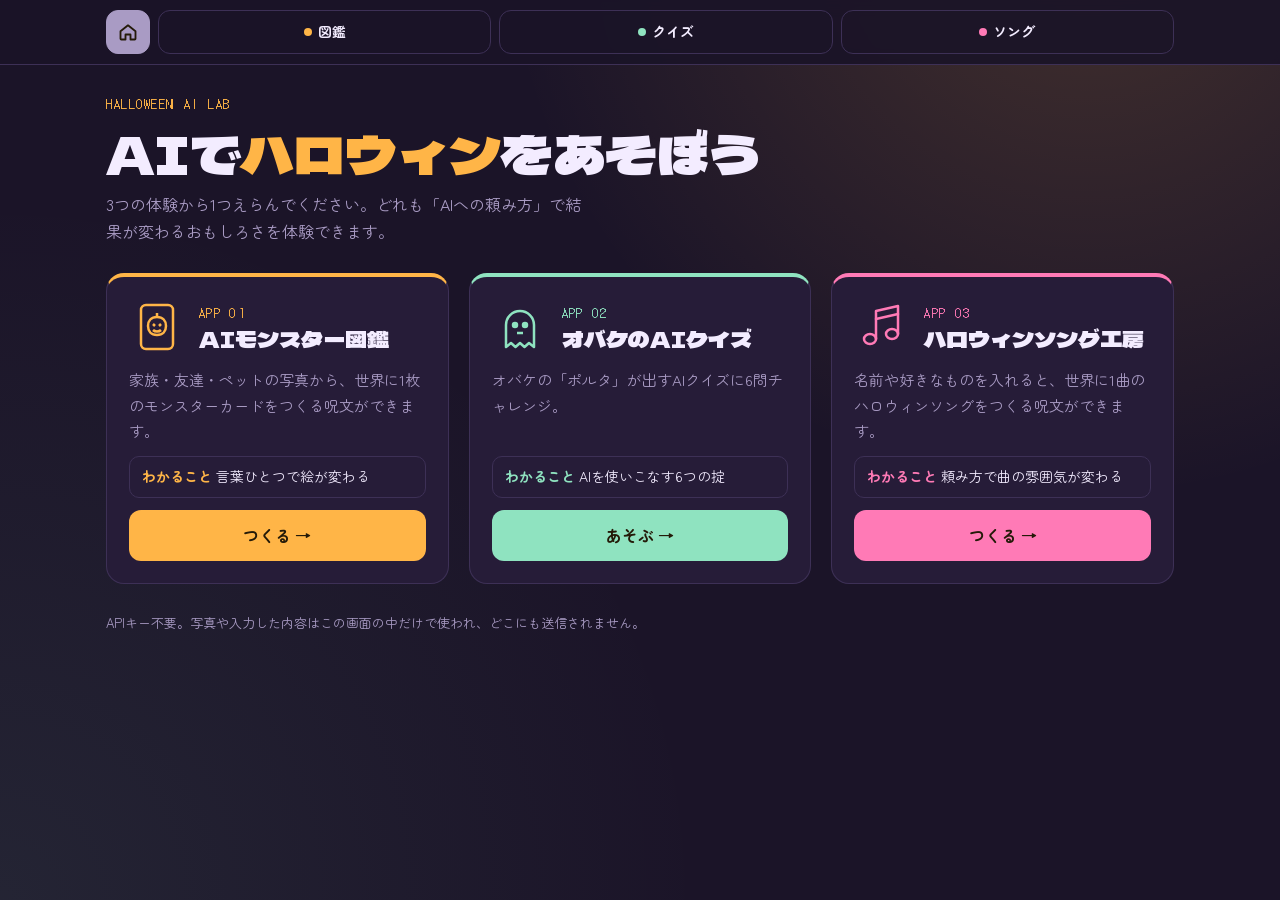
<file: index.html>
<!doctype html>
<html lang="ja">
<head>
<meta charset="utf-8">
<meta name="viewport" content="width=device-width, initial-scale=1, viewport-fit=cover">
<meta name="description" content="マルシェのハロウィンAIブース。モンスター図鑑・AIクイズ・ハロウィンソングの3つの体験から、AIへの頼み方のおもしろさを体験できます。">
<meta name="theme-color" content="#1b1428">
<title>ハロウィンAIラボ</title>
<link rel="preconnect" href="https://fonts.googleapis.com">
<link rel="preconnect" href="https://fonts.gstatic.com" crossorigin>
<link rel="stylesheet" href="https://fonts.googleapis.com/css2?family=Dela+Gothic+One&family=Zen+Maru+Gothic:wght@400;500;700&family=DotGothic16&display=swap">
<link rel="stylesheet" href="common.css">
<style>
/* Layout: 屋台に並んだ3枚の看板。PCは横3列、スマホは縦1列。カード全体がリンク。 */
.apps{display:grid;grid-template-columns:repeat(3,minmax(0,1fr));gap:20px;list-style:none;margin:0;padding:0}
@media (max-width:820px){.apps{grid-template-columns:minmax(0,1fr)}}
.app{--accent:var(--candle);display:flex;flex-direction:column;gap:12px;height:100%;background:var(--panel);border:1px solid var(--line);border-top:4px solid var(--accent);border-radius:18px;padding:22px;color:var(--ink);text-decoration:none;transition:transform .15s,border-color .15s}
.app:hover{transform:translateY(-3px);border-color:var(--accent)}
.app.quiz{--accent:var(--slime)}
.app.song{--accent:var(--berry)}
.app-top{display:flex;align-items:center;gap:14px}
.icon{width:56px;height:56px;flex:0 0 auto;color:var(--accent)}
.no{font-family:var(--mono);font-size:13px;color:var(--accent);letter-spacing:.1em}
.app h2{font-size:22px;line-height:1.3}
.app p{margin:0;font-size:15px;color:var(--mute)}
.learn{font-size:14px;border:1px solid var(--line);border-radius:10px;padding:8px 12px;margin-top:auto}
.learn b{color:var(--accent);font-weight:700;margin-right:4px}
.go{align-self:stretch;text-align:center;background:var(--accent);color:#241a08;border-radius:12px;padding:12px 18px;font-weight:700}
.note{font-size:13px;color:var(--mute);margin:0}
</style>
</head>
<body>
<nav class="appnav" aria-label="アプリの切り替え">
  <div class="appnav-in">
    <a class="home" href="index.html" aria-label="トップ" aria-current="page"><svg viewBox="0 0 24 24" fill="none" stroke="currentColor" stroke-width="2.2" stroke-linejoin="round" aria-hidden="true"><path d="M3 11l9-7 9 7v9a1 1 0 0 1-1 1h-5v-6h-6v6H4a1 1 0 0 1-1-1z"/></svg></a>
    <a class="to-zukan" href="zukan.html"><i></i>図鑑</a>
    <a class="to-quiz" href="quiz.html"><i></i>クイズ</a>
    <a class="to-song" href="song.html"><i></i>ソング</a>
  </div>
</nav>
<div class="wrap">
  <header>
    <div class="eyebrow">HALLOWEEN AI LAB</div>
    <h1>AIで<span>ハロウィン</span>をあそぼう</h1>
    <p class="lead">3つの体験から1つえらんでください。どれも「AIへの頼み方」で結果が変わるおもしろさを体験できます。</p>
  </header>

  <ul class="apps">
    <li>
      <a class="app zukan" href="zukan.html">
        <div class="app-top">
          <svg class="icon" viewBox="0 0 56 56" fill="none" stroke="currentColor" stroke-width="2.5" stroke-linejoin="round" aria-hidden="true">
            <rect x="12" y="6" width="32" height="44" rx="5"/>
            <path d="M28 18c-6 0-9 4-9 9s3 9 9 9 9-4 9-9-3-9-9-9z"/>
            <path d="M28 18v-4M24 25l2 2M32 25l-2 2M24 31c2 2 6 2 8 0"/>
          </svg>
          <div>
            <div class="no">APP 01</div>
            <h2>AIモンスター図鑑</h2>
          </div>
        </div>
        <p>家族・友達・ペットの写真から、世界に1枚のモンスターカードをつくる呪文ができます。</p>
        <div class="learn"><b>わかること</b>言葉ひとつで絵が変わる</div>
        <span class="go">つくる →</span>
      </a>
    </li>
    <li>
      <a class="app quiz" href="quiz.html">
        <div class="app-top">
          <svg class="icon" viewBox="0 0 56 56" fill="none" stroke="currentColor" stroke-width="2.5" stroke-linejoin="round" aria-hidden="true">
            <path d="M14 48V26a14 14 0 0 1 28 0v22l-5-4-4.5 4-4.5-4-4.5 4-4.5-4z"/>
            <circle cx="23" cy="26" r="2" fill="currentColor"/>
            <circle cx="33" cy="26" r="2" fill="currentColor"/>
            <path d="M25 34h6"/>
          </svg>
          <div>
            <div class="no">APP 02</div>
            <h2>オバケのAIクイズ</h2>
          </div>
        </div>
        <p>オバケの「ポルタ」が出すAIクイズに6問チャレンジ。</p>
        <div class="learn"><b>わかること</b>AIを使いこなす6つの掟</div>
        <span class="go">あそぶ →</span>
      </a>
    </li>
    <li>
      <a class="app song" href="song.html">
        <div class="app-top">
          <svg class="icon" viewBox="0 0 56 56" fill="none" stroke="currentColor" stroke-width="2.5" stroke-linejoin="round" stroke-linecap="round" aria-hidden="true">
            <path d="M22 40V12l22-5v28"/>
            <ellipse cx="16" cy="40" rx="6" ry="5"/>
            <ellipse cx="38" cy="35" rx="6" ry="5"/>
            <path d="M22 20l22-5"/>
          </svg>
          <div>
            <div class="no">APP 03</div>
            <h2>ハロウィンソング工房</h2>
          </div>
        </div>
        <p>名前や好きなものを入れると、世界に1曲のハロウィンソングをつくる呪文ができます。</p>
        <div class="learn"><b>わかること</b>頼み方で曲の雰囲気が変わる</div>
        <span class="go">つくる →</span>
      </a>
    </li>
  </ul>

  <p class="note">APIキー不要。写真や入力した内容はこの画面の中だけで使われ、どこにも送信されません。</p>
</div>
</body>
</html>
</file>
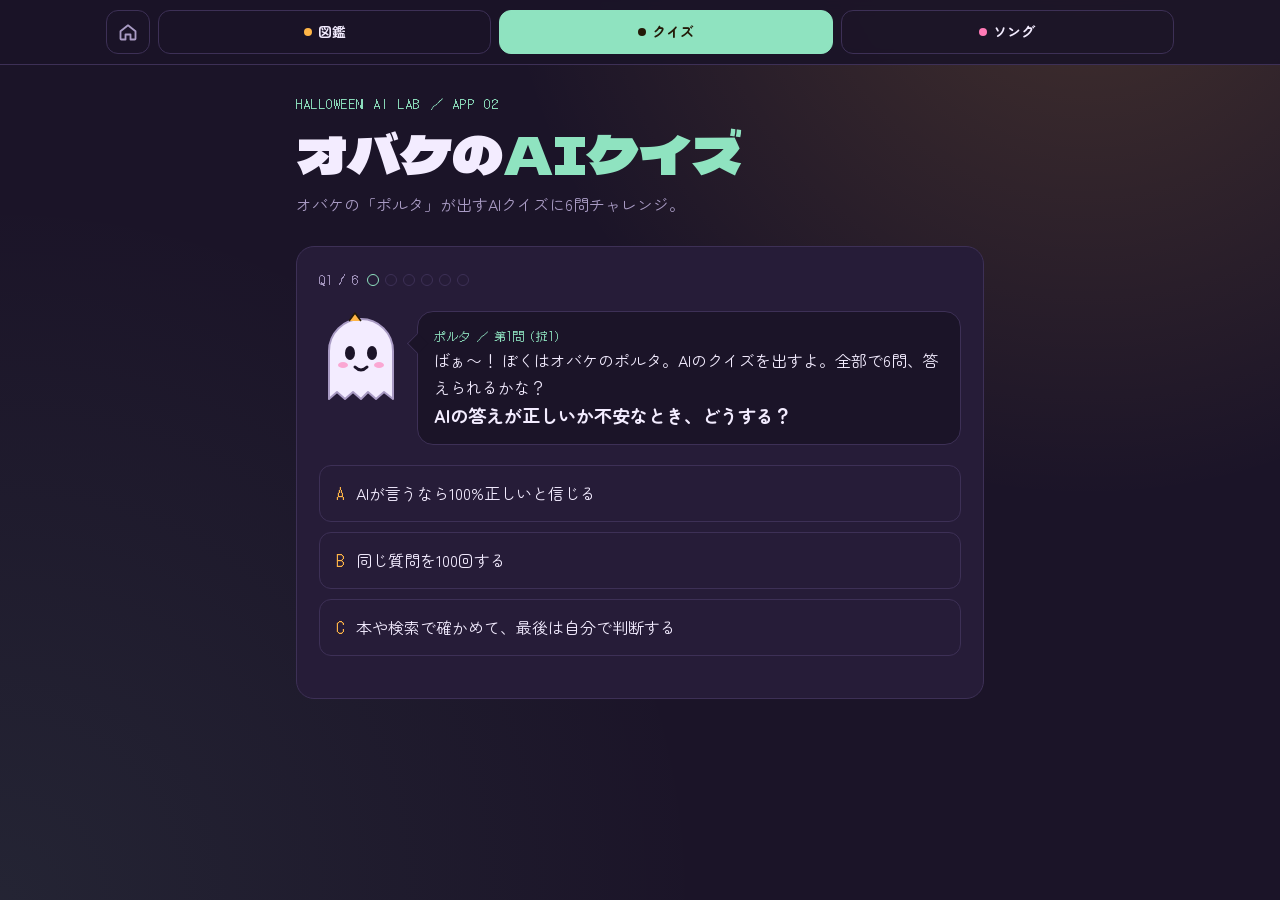
<file: quiz.html>
<!doctype html>
<html lang="ja">
<head>
<meta charset="utf-8">
<meta name="viewport" content="width=device-width, initial-scale=1, viewport-fit=cover">
<meta name="description" content="オバケのポルタが出すAIクイズに6問チャレンジ。">
<meta name="theme-color" content="#1b1428">
<title>オバケのAIクイズ</title>
<link rel="preconnect" href="https://fonts.googleapis.com">
<link rel="preconnect" href="https://fonts.gstatic.com" crossorigin>
<link rel="stylesheet" href="https://fonts.googleapis.com/css2?family=Dela+Gothic+One&family=Zen+Maru+Gothic:wght@400;500;700&family=DotGothic16&display=swap">
<link rel="stylesheet" href="common.css">
<style>
/* Layout: オバケのポルタが吹き出しで出題し、下に答えのボタン。1問ずつ進む一本道。 */
.wrap{max-width:720px}
h1 span{color:var(--slime)}
.eyebrow{color:var(--slime)}

.progress{display:flex;align-items:center;gap:8px;font-family:var(--mono);font-size:13px;color:var(--mute)}
.dots{display:flex;gap:6px}
.dots i{width:12px;height:12px;border-radius:50%;border:1px solid var(--line);display:block}
.dots i.now{border-color:var(--slime)}
.dots i.ok{background:var(--slime);border-color:var(--slime)}
.dots i.ng{background:var(--wrong);border-color:var(--wrong)}

.stage{display:flex;gap:14px;align-items:flex-start}
.porta{width:84px;flex:0 0 auto;color:var(--ink)}
.porta.float{animation:float 3s ease-in-out infinite}
@keyframes float{50%{transform:translateY(-6px)}}
.bubble{position:relative;background:var(--night);border:1px solid var(--line);border-radius:16px;padding:14px 16px;flex:1;min-width:0}
.bubble::before{content:"";position:absolute;left:-8px;top:24px;width:14px;height:14px;background:var(--night);border-left:1px solid var(--line);border-bottom:1px solid var(--line);transform:rotate(45deg)}
.bubble .who{font-family:var(--mono);font-size:12px;color:var(--slime)}
.bubble p{margin:0}
.q{font-weight:700;font-size:18px;line-height:1.6}
.q:focus{outline:none}

.choices{display:flex;flex-direction:column;gap:10px;list-style:none;margin:0;padding:0}
.choice{width:100%;text-align:left;background:transparent;border:1px solid var(--line);color:var(--ink);border-radius:12px;padding:14px 16px;font:inherit;font-size:16px;cursor:pointer;display:flex;gap:12px;align-items:flex-start;transition:.15s}
.choice:hover:not(:disabled){border-color:var(--slime)}
.choice b{font-family:var(--mono);font-weight:400;color:var(--candle);flex:0 0 auto}
.choice:disabled{cursor:default}
.choice.ok{border-color:var(--slime);background:rgba(143,227,192,.12)}
.choice.ok b{color:var(--slime)}
.choice.ng{border-color:var(--wrong);background:rgba(255,138,122,.1)}
.choice.ng b{color:var(--wrong)}
.choice.dim{opacity:.5}

.answer{border-radius:14px;padding:16px;display:flex;flex-direction:column;gap:8px;border:1px solid var(--line)}
.answer .verdict{font-family:var(--display);font-size:20px;margin:0}
.answer.ok .verdict{color:var(--slime)}
.answer.ng .verdict{color:var(--wrong)}
.answer p{margin:0;font-size:15px}
.point{font-size:14px;color:var(--mute);border-top:1px dashed var(--line);padding-top:8px}
.point b{color:var(--candle);margin-right:4px}
.btn.primary.slime{background:var(--slime)}

.result{text-align:center;align-items:center}
.score{font-family:var(--display);font-size:56px;line-height:1;color:var(--slime);margin:0}
.score small{font-size:22px;color:var(--mute)}
.title{font-family:var(--display);font-size:24px;margin:0}
.rules{text-align:left;align-self:stretch;display:flex;flex-direction:column;gap:10px}
.rules h2{font-size:18px}
.rules ul{list-style:none;margin:0;padding:0;display:flex;flex-direction:column;gap:6px}
.rules li{display:flex;gap:10px;align-items:baseline;border:1px solid var(--line);border-radius:10px;padding:8px 12px;font-size:15px}
.rules .mk{font-weight:700;flex:0 0 auto}
.rules li.ok .mk{color:var(--slime)}
.rules li.ng .mk{color:var(--wrong)}
.rules .no{font-family:var(--mono);font-size:13px;color:var(--candle);flex:0 0 auto}
.result .actions{align-self:stretch}
</style>
</head>
<body>
<nav class="appnav" aria-label="アプリの切り替え">
  <div class="appnav-in">
    <a class="home" href="index.html" aria-label="トップ"><svg viewBox="0 0 24 24" fill="none" stroke="currentColor" stroke-width="2.2" stroke-linejoin="round" aria-hidden="true"><path d="M3 11l9-7 9 7v9a1 1 0 0 1-1 1h-5v-6h-6v6H4a1 1 0 0 1-1-1z"/></svg></a>
    <a class="to-zukan" href="zukan.html"><i></i>図鑑</a>
    <a class="to-quiz" href="quiz.html" aria-current="page"><i></i>クイズ</a>
    <a class="to-song" href="song.html"><i></i>ソング</a>
  </div>
</nav>
<div class="wrap">
  <header>
    <div class="eyebrow">HALLOWEEN AI LAB ／ APP 02</div>
    <h1>オバケの<span>AIクイズ</span></h1>
    <p class="lead">オバケの「ポルタ」が出すAIクイズに6問チャレンジ。</p>
  </header>

  <main class="panel" id="panel" aria-live="polite"></main>
</div>

<svg hidden aria-hidden="true">
  <symbol id="ghost" viewBox="0 0 84 96">
    <path d="M10 88V40a32 32 0 0 1 64 0v48l-9-7-8 7-8-7-7 7-8-7-8 7-8-7z" fill="#f3ecff" stroke="#a99bc4" stroke-width="2" stroke-linejoin="round"/>
    <ellipse cx="31" cy="42" rx="5" ry="7" fill="#1b1428"/>
    <ellipse cx="53" cy="42" rx="5" ry="7" fill="#1b1428"/>
    <ellipse cx="24" cy="54" rx="5" ry="3" fill="#ff7ab6" opacity=".6"/>
    <ellipse cx="60" cy="54" rx="5" ry="3" fill="#ff7ab6" opacity=".6"/>
    <path d="M30 10l6 -8 6 8" fill="#ffb547" stroke="#241a08" stroke-width="1.5" stroke-linejoin="round"/>
  </symbol>
</svg>

<script>
// ===== 出典：親子向け講座「AI時代の子育て講座 AI編」の『AIを使いこなすための6つの掟』 =====
const RULES = [
  "AIの「知ったかぶり」にだまされない！",
  "「ヒミツ」と「お金」をしっかり守る！",
  "ルールを守る。誰も傷つけない！",
  "AIの「おべっか」に注意！",
  "「自分の頭と心」をAIにまかせすぎない！",
  "AIの「悪用」を見破り、大切な人を守ろう！"
];

// 掟ごとに2問。c[0] が正解（表示するときはシャッフルする）
const BANK = [
  [
    {q:"AIが、もっともらしいウソを答えてしまうこと。なんて呼ぶ？",
     c:["ハルシネーション","ゴーストライティング","トリック・オア・トリート"],
     why:"「幻覚」という意味なんだ。オバケみたいだね。AIはネットの大量の文章から学んでいて、その中にはまちがった情報もあるんだよ。"},
    {q:"AIの答えが正しいか不安なとき、どうする？",
     c:["本や検索で確かめて、最後は自分で判断する","AIが言うなら100%正しいと信じる","同じ質問を100回する"],
     why:"AIは「それらしい言葉」をつなげて答えるから、正しいか確かめるのは苦手なんだ。答えは自分で確かめるクセをつけよう！"}
  ],
  [
    {q:"AIに入力しないほうがいいのはどれ？",
     c:["自分の名前や住所","仮装のアイデア","好きなお菓子"],
     why:"名前・住所、家族の仕事、友だちのヒミツ。人に見られて困ることは、AIに書かないのが約束だよ。"},
    {q:"アプリで「課金」ボタンを押したくなったら、どうする？",
     c:["押す前に、おうちの人に相談する","すぐに押す","AIに「押していい？」と聞いて決める"],
     why:"お金がかかる前には、おうちの人に相談しよう。おうちで「AIのルール」を話し合っておくと安心だよ。"}
  ],
  [
    {q:"AIに宿題を手伝ってもらうとき、いちばんいい使い方は？",
     c:["答えではなく、解き方や考え方を教えてもらう","答えを書いてもらって、そのまま出す","全部やってもらって遊びに行く"],
     why:"AIが書いた宿題をそのまま出したら、いちばん損をするのは自分なんだ。考え方を教えてもらえば、ちゃんと力がつくよ。"},
    {q:"AIで作った画像をネットに出す前に、考えることは？",
     c:["だれかが傷つかないか、人の絵や写真を勝手に使っていないか","「いいね」がたくさんつきそうか","画像のサイズが大きいか"],
     why:"友だちがはずかしいと思う画像を作ったら、友だちはとても悲しむよね。ネットに出す前に、立ち止まろう。迷ったら信頼できる大人に相談だよ。"}
  ],
  [
    {q:"AIの「おべっか」って、どういうこと？",
     c:["何でもほめたり、賛成したりすること","わざとむずかしい言葉を使うこと","わざと怒ったふりをすること"],
     why:"AIは、あなたに合わせた答えを返しがちなんだ。「君は正しい」ばかり聞いていると、友だちと意見がちがったときにぶつかってしまうかも。"},
    {q:"AIがいつも「すばらしい！」とほめてくれるとき、ためしてみるといい聞き方は？",
     c:["「この考えの反対意見は？」と聞く","「もっとほめて」と聞く","何も聞かずに信じる"],
     why:"「反対意見は？」「このアイデアの弱いところは？」と聞くと、自分とちがう見方がわかるよ。"}
  ],
  [
    {q:"なやみごとで心が弱っているとき、最後に頼るといいのは？",
     c:["家族や先生など、まわりの人","夜中までAIとだけ話す","だれにも言わずにがまんする"],
     why:"AIはやさしく答えてくれる。でも、あなたの人生に責任はとれないんだ。家族や先生は、あなたの幸せを本気で考えてくれるよ。"},
    {q:"AIとの付き合い方として、いちばんいいのはどれ？",
     c:["AIは道具。迷ったらまわりの人に相談する","AIは親友だから、何でもまかせる","AIの言うとおりに、全部決める"],
     why:"家族や友だちよりAIとばかり話していると、1年後にひとりぼっちになっているかも。AIは道具として上手に使おう。"}
  ],
  [
    {q:"SNSで「動物園から猛獣が脱走！」というびっくりニュースを見つけたら？",
     c:["シェアする前にひと呼吸して、AIで作られたものかもと疑う","すぐにみんなにシェアする","コメントで大さわぎする"],
     why:"AIで作ったウソの画像や動画もあるんだ。シェアする前にひと呼吸、「AIで作られたものかも」と疑ってみよう。"},
    {q:"家族の声をまねた「AIの電話さぎ」にそなえるには？",
     c:["家族だけの「合言葉」を決めておく","声がそっくりなら本物と信じる","頼まれたらすぐにお金を送る"],
     why:"AIは人の声までまねできるんだ。家族で合言葉を決めておけば、本物かどうか確かめられるよ。"}
  ]
];

const INTRO="ばぁ〜！ ぼくはオバケのポルタ。AIのクイズを出すよ。全部で6問、答えられるかな？";

const TITLES = [
  [6,"AI大魔王級","全問正解！ きみはもうAIマスターだ。ぼくより くわしいかも…。"],
  [4,"AI魔法使い","なかなかやるね！ AIの得意と苦手が、だいぶわかってきたみたい。"],
  [0,"AI見習いかぼちゃ","AIって意外とおもしろいでしょ？ もう一回やると、きっと上がるよ。"]
];

const panel=document.getElementById("panel");
let round=[], idx=0, score=0, results=[];

function shuffle(a){
  for(let i=a.length-1;i>0;i--){const j=Math.floor(Math.random()*(i+1));[a[i],a[j]]=[a[j],a[i]];}
  return a;
}
// 1回のプレイ：各掟から1問ずつ（掟1→6の順）、選択肢の並びもシャッフル
function newRound(){
  round=BANK.map(pair=>{
    const item=pair[Math.floor(Math.random()*pair.length)];
    return {item, order:shuffle([0,1,2])};
  });
  idx=0; score=0; results=[];
}

function esc(s){return s.replace(/[&<>"]/g,c=>({"&":"&amp;","<":"&lt;",">":"&gt;",'"':"&quot;"}[c]))}
function ghost(mood){
  // mood: "happy" | "oops" — 口の形だけ変える
  const d=mood==="oops"?"M36 60q6 -6 12 0":"M36 56q6 6 12 0";
  return `<svg class="porta float" viewBox="0 0 84 96" aria-hidden="true"><use href="#ghost"/><path d="${d}" fill="none" stroke="#1b1428" stroke-width="3" stroke-linecap="round"/></svg>`;
}
function dots(){
  return `<div class="progress"><span>Q${Math.min(idx+1,round.length)} / ${round.length}</span><div class="dots">${
    round.map((_,i)=>`<i class="${results[i]===true?"ok":results[i]===false?"ng":i===idx?"now":""}"></i>`).join("")
  }</div></div>`;
}

function showQuestion(){
  const {item,order}=round[idx];
  panel.innerHTML=`
    ${dots()}
    <div class="stage">
      ${ghost("happy")}
      <div class="bubble">
        <div class="who">ポルタ ／ 第${idx+1}問（掟${idx+1}）</div>
        ${idx===0?`<p>${esc(INTRO)}</p>`:""}
        <p class="q" id="q" tabindex="-1">${esc(item.q)}</p>
      </div>
    </div>
    <ul class="choices">${order.map((ci,pos)=>`<li><button type="button" class="choice" data-i="${ci}"><b>${"ABC"[pos]}</b><span>${esc(item.c[ci])}</span></button></li>`).join("")}</ul>
    <div id="answer"></div>`;
  panel.querySelectorAll(".choice").forEach(b=>b.onclick=()=>answer(Number(b.dataset.i)));
  document.getElementById("q").focus({preventScroll:true});
}

function answer(pick){
  const {item}=round[idx], ok=pick===0;
  if(ok) score++;
  results[idx]=ok;
  panel.querySelectorAll(".choice").forEach(b=>{
    const i=Number(b.dataset.i);
    b.disabled=true;
    if(i===0) b.classList.add("ok");
    else if(i===pick) b.classList.add("ng");
    else b.classList.add("dim");
  });
  panel.querySelector(".progress").outerHTML=dots();
  panel.querySelector(".porta").outerHTML=ghost(ok?"happy":"oops");
  const last=idx===round.length-1;
  const box=document.getElementById("answer");
  box.innerHTML=`
    <div class="answer ${ok?"ok":"ng"}">
      <p class="verdict">${ok?"せいかい！":"ざんねん…"}</p>
      <p>${esc(item.why)}</p>
      <p class="point"><b>掟${idx+1}</b>${esc(RULES[idx])}</p>
    </div>
    <div class="actions" style="margin-top:14px">
      <button type="button" class="btn primary slime" id="next">${last?"結果を見る":"つぎの問題へ"} →</button>
    </div>`;
  const next=document.getElementById("next");
  next.onclick=()=>{ idx++; last?showResult():showQuestion(); window.scrollTo({top:panel.offsetTop-81,behavior:"smooth"}); };
  box.scrollIntoView({behavior:"smooth",block:"nearest"});
  next.focus({preventScroll:true});
}

function showResult(){
  const [,title,msg]=TITLES.find(t=>score>=t[0]);
  panel.classList.add("result");
  panel.innerHTML=`
    ${dots()}
    ${ghost(score>=4?"happy":"oops")}
    <p class="score">${score}<small> / ${round.length}問</small></p>
    <p class="title">${title}</p>
    <p>${msg}</p>
    <section class="rules">
      <h2>AIを使いこなすための6つの掟</h2>
      <ul>${RULES.map((r,i)=>`<li class="${results[i]?"ok":"ng"}"><span class="mk" aria-label="${results[i]?"正解":"まちがい"}">${results[i]?"◯":"△"}</span><span class="no">掟${i+1}</span><span>${esc(r)}</span></li>`).join("")}</ul>
    </section>
    <div class="actions">
      <button type="button" class="btn primary slime" id="again">もう一回あそぶ</button>
      <a class="btn ghost" href="index.html">ほかのアプリへ</a>
    </div>`;
  document.getElementById("again").onclick=()=>{
    newRound(); panel.classList.remove("result"); showQuestion();
    window.scrollTo({top:panel.offsetTop-81,behavior:"smooth"});
  };
}

newRound();
showQuestion();
</script>
</body>
</html>
</file>
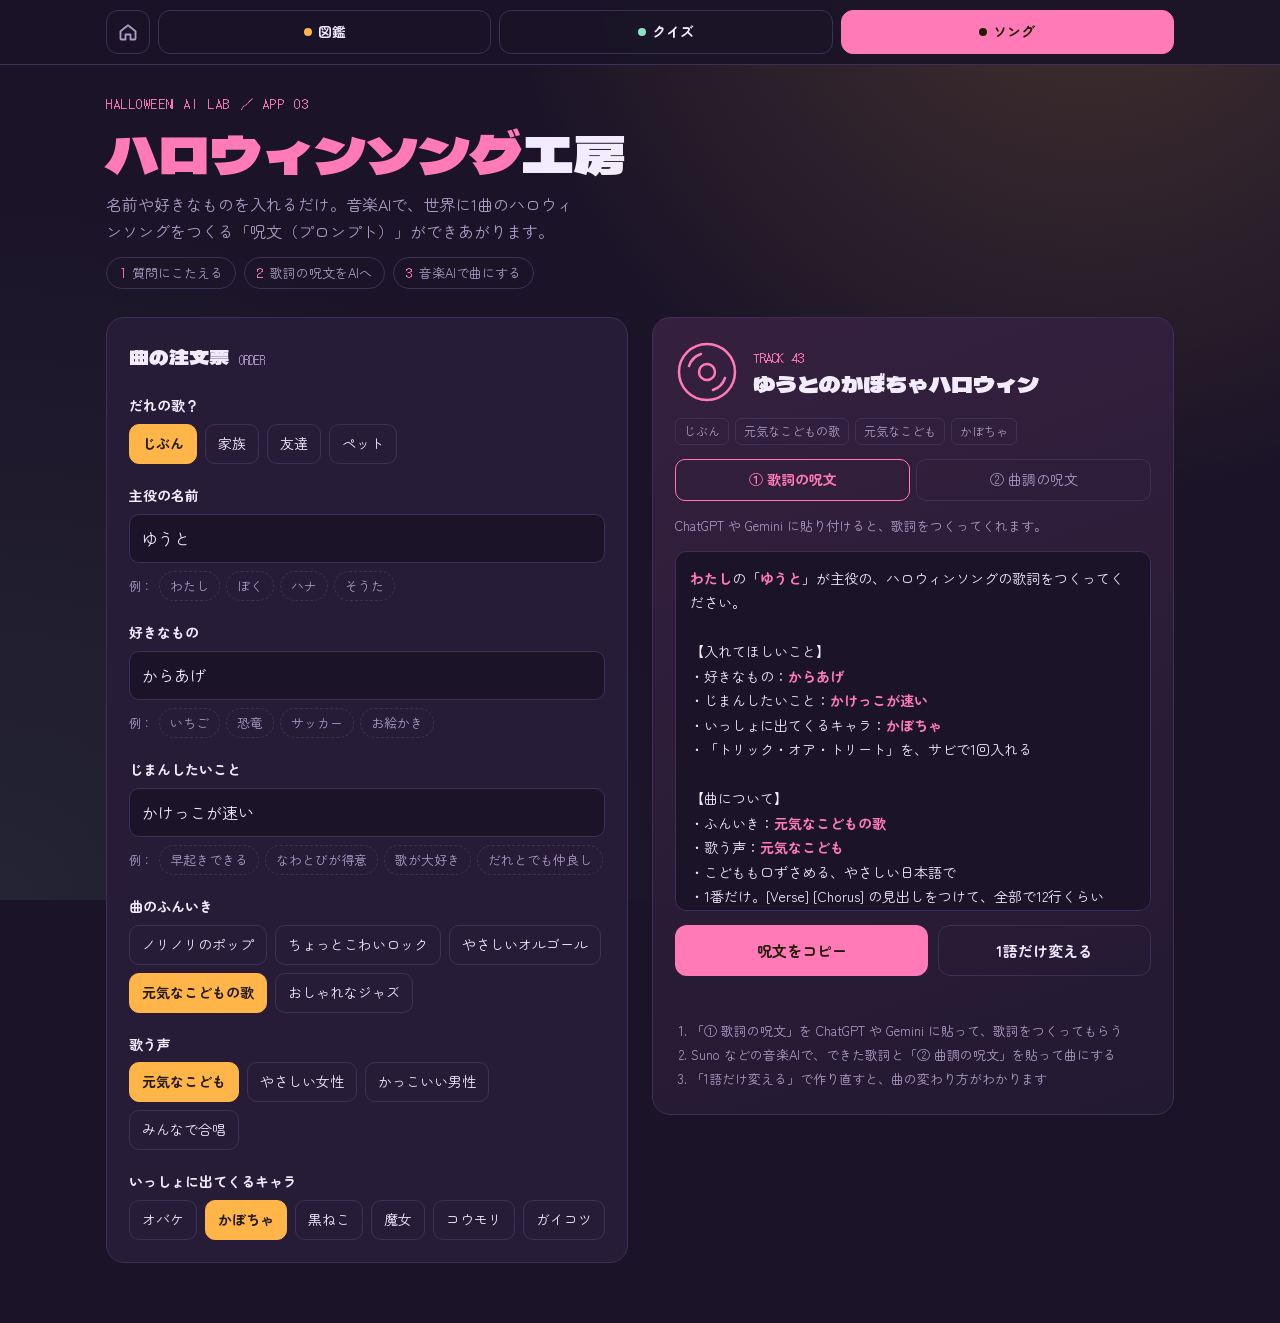
<file: song.html>
<!doctype html>
<html lang="ja">
<head>
<meta charset="utf-8">
<meta name="viewport" content="width=device-width, initial-scale=1, viewport-fit=cover">
<meta name="description" content="名前や好きなものを入れると、音楽AIで世界に1曲のハロウィンソングをつくる呪文（プロンプト）ができます。">
<meta name="theme-color" content="#1b1428">
<title>ハロウィンソング工房</title>
<link rel="preconnect" href="https://fonts.googleapis.com">
<link rel="preconnect" href="https://fonts.gstatic.com" crossorigin>
<link rel="stylesheet" href="https://fonts.googleapis.com/css2?family=Dela+Gothic+One&family=Zen+Maru+Gothic:wght@400;500;700&family=DotGothic16&display=swap">
<link rel="stylesheet" href="common.css">
<style>
/* Layout: 図鑑と同じ見開き — 左に曲の注文票、右にできあがった呪文。スマホでは縦に積む。 */
h1 span{color:var(--berry)}
.eyebrow{color:var(--berry)}
.steps{display:flex;flex-wrap:wrap;gap:8px;list-style:none;padding:0;margin:4px 0 0}
.steps li{font-size:13px;border:1px solid var(--line);border-radius:999px;padding:4px 12px;color:var(--mute)}
.steps b{color:var(--berry);font-family:var(--mono);font-weight:400;margin-right:6px}

.grid{display:grid;grid-template-columns:minmax(0,1fr) minmax(0,1fr);gap:24px;align-items:start}
@media (max-width:820px){.grid{grid-template-columns:minmax(0,1fr)}}
.panel h2{display:flex;align-items:baseline;gap:10px}
.panel h2 small{font-family:var(--mono);font-size:12px;color:var(--mute)}

.out{position:sticky;top:calc(env(safe-area-inset-top,0px) + 81px);display:flex;flex-direction:column;gap:16px}
@media (max-width:820px){.out{position:static}}
.card{background:linear-gradient(160deg,#35203f,#221932);border:1px solid var(--line);border-radius:18px;padding:22px;display:flex;flex-direction:column;gap:14px}
.card-top{display:flex;gap:14px;align-items:center}
.disc{width:64px;height:64px;flex:0 0 auto;color:var(--berry)}
.card-top .no{font-family:var(--mono);color:var(--berry);font-size:13px}
.stitle{font-family:var(--display);font-size:22px;line-height:1.3;margin:0;overflow-wrap:anywhere}
.tags{display:flex;flex-wrap:wrap;gap:6px}
.tags span{font-size:12px;border:1px solid var(--line);border-radius:6px;padding:2px 8px;color:var(--mute)}

.tabs{display:flex;gap:6px}
.tabs button{flex:1;background:transparent;border:1px solid var(--line);color:var(--mute);border-radius:10px;padding:8px;font:inherit;font-size:14px;cursor:pointer}
.tabs button[aria-selected=true]{border-color:var(--berry);color:var(--berry);font-weight:700}
.tabnote{font-size:13px;color:var(--mute);margin:0}
.spell{background:var(--night);border:1px solid var(--line);border-radius:12px;padding:14px;font-size:14px;line-height:1.75;white-space:pre-wrap;word-break:break-word;max-height:360px;overflow:auto;color:var(--ink)}
.spell mark{background:transparent;color:var(--berry);font-weight:700}
.btn.primary.berry{background:var(--berry)}
.toast{color:var(--berry)}
.howto{font-size:13px;color:var(--mute);margin:0;padding-left:1.2em}
.howto li{margin-bottom:2px}
</style>
</head>
<body>
<nav class="appnav" aria-label="アプリの切り替え">
  <div class="appnav-in">
    <a class="home" href="index.html" aria-label="トップ"><svg viewBox="0 0 24 24" fill="none" stroke="currentColor" stroke-width="2.2" stroke-linejoin="round" aria-hidden="true"><path d="M3 11l9-7 9 7v9a1 1 0 0 1-1 1h-5v-6h-6v6H4a1 1 0 0 1-1-1z"/></svg></a>
    <a class="to-zukan" href="zukan.html"><i></i>図鑑</a>
    <a class="to-quiz" href="quiz.html"><i></i>クイズ</a>
    <a class="to-song" href="song.html" aria-current="page"><i></i>ソング</a>
  </div>
</nav>
<div class="wrap">
  <header>
    <div class="eyebrow">HALLOWEEN AI LAB ／ APP 03</div>
    <h1><span>ハロウィンソング</span>工房</h1>
    <p class="lead">名前や好きなものを入れるだけ。音楽AIで、世界に1曲のハロウィンソングをつくる「呪文（プロンプト）」ができあがります。</p>
    <ol class="steps">
      <li><b>1</b>質問にこたえる</li>
      <li><b>2</b>歌詞の呪文をAIへ</li>
      <li><b>3</b>音楽AIで曲にする</li>
    </ol>
  </header>

  <div class="grid">
    <form class="panel" id="form" autocomplete="off">
      <h2>曲の注文票 <small>ORDER</small></h2>

      <fieldset>
        <legend>だれの歌？</legend>
        <div class="chips" data-name="who"></div>
      </fieldset>

      <div class="field">
        <label class="lbl" for="name">主役の名前</label>
        <input type="text" id="name" maxlength="16">
        <div class="sugg" data-for="name"></div>
      </div>

      <div class="field">
        <label class="lbl" for="love">好きなもの</label>
        <input type="text" id="love" maxlength="20">
        <div class="sugg" data-for="love"></div>
      </div>

      <div class="field">
        <label class="lbl" for="brag">じまんしたいこと</label>
        <input type="text" id="brag" maxlength="30">
        <div class="sugg" data-for="brag"></div>
      </div>

      <fieldset>
        <legend>曲のふんいき</legend>
        <div class="chips" data-name="mood"></div>
      </fieldset>

      <fieldset>
        <legend>歌う声</legend>
        <div class="chips" data-name="voice"></div>
      </fieldset>

      <fieldset>
        <legend>いっしょに出てくるキャラ</legend>
        <div class="chips" data-name="chara"></div>
      </fieldset>
    </form>

    <section class="out" aria-label="できあがった呪文">
      <div class="card">
        <div class="card-top">
          <svg class="disc" viewBox="0 0 64 64" fill="none" stroke="currentColor" stroke-width="2.5" aria-hidden="true">
            <circle cx="32" cy="32" r="28"/><circle cx="32" cy="32" r="8"/><path d="M14 26a19 19 0 0 1 12-12M50 38a19 19 0 0 1-12 12" stroke-linecap="round"/>
          </svg>
          <div>
            <div class="no" id="no">TRACK 01</div>
            <p class="stitle" id="stitle"></p>
          </div>
        </div>
        <div class="tags" id="tags"></div>

        <div class="tabs" role="tablist">
          <button type="button" role="tab" id="tab-lyric" aria-selected="true">① 歌詞の呪文</button>
          <button type="button" role="tab" id="tab-style" aria-selected="false">② 曲調の呪文</button>
        </div>
        <p class="tabnote" id="tabnote"></p>
        <div class="spell" id="spell" tabindex="0"></div>

        <div class="actions">
          <button class="btn primary berry" type="button" id="copy">呪文をコピー</button>
          <button class="btn ghost" type="button" id="swap">1語だけ変える</button>
        </div>
        <p class="toast" id="toast" aria-live="polite"></p>

        <ol class="howto">
          <li>「① 歌詞の呪文」を ChatGPT や Gemini に貼って、歌詞をつくってもらう</li>
          <li>Suno などの音楽AIで、できた歌詞と「② 曲調の呪文」を貼って曲にする</li>
          <li>「1語だけ変える」で作り直すと、曲の変わり方がわかります</li>
        </ol>
      </div>
    </section>
  </div>
</div>

<script>
// ===== 選択肢（日本語 / 音楽AI向けの英語） =====
const WHO=[["じぶん","me"],["家族","family"],["友達","friend"],["ペット","pet"]];
const MOOD=[
  ["ノリノリのポップ","upbeat J-pop, bright synths, catchy chorus, 128 BPM"],
  ["ちょっとこわいロック","spooky rock, distorted guitar, organ, minor key, 140 BPM"],
  ["やさしいオルゴール","gentle music box lullaby, celesta, soft strings, 80 BPM"],
  ["元気なこどもの歌","cheerful children's song, ukulele, hand claps, 110 BPM"],
  ["おしゃれなジャズ","swing jazz, walking bass, muted trumpet, 120 BPM"]
];
const VOICE=[
  ["元気なこども","energetic child vocals"],
  ["やさしい女性","soft female vocals"],
  ["かっこいい男性","cool male vocals"],
  ["みんなで合唱","group choir vocals, call and response"]
];
const CHARA=[["オバケ","ghost"],["かぼちゃ","jack-o'-lantern"],["黒ねこ","black cat"],["魔女","witch"],["コウモリ","bat"],["ガイコツ","dancing skeleton"]];

const PRESET={
  me:{name:"ゆうと",love:"からあげ",brag:"かけっこが速い",
    names:["わたし","ぼく","ハナ","そうた"],loves:["いちご","恐竜","サッカー","お絵かき"],brags:["早起きできる","なわとびが得意","歌が大好き","だれとでも仲良し"],def:{mood:3,voice:0,chara:1}},
  family:{name:"ママ",love:"かぼちゃプリン",brag:"料理がとってもうまい",
    names:["パパ","おばあちゃん","おじいちゃん","おねえちゃん"],loves:["コーヒー","お花","カレー","温泉"],brags:["いつも笑顔","ダジャレが得意","朝いちばんに起きる","なんでも直せる"],def:{mood:0,voice:3,chara:3}},
  friend:{name:"たっちゃん",love:"ラーメン",brag:"ゲームが最強",
    names:["みーちゃん","リーダー","せんぱい","けんくん"],loves:["カラオケ","焼肉","アニメ","スニーカー"],brags:["話がおもしろい","足が速い","写真を撮るのがうまい","いつも元気"],def:{mood:1,voice:2,chara:5}},
  pet:{name:"こむぎ",love:"さつまいも",brag:"お昼寝が3時間",
    names:["ポチ","ミケ","ココ","もち"],loves:["ささみ","ボール","おさんぽ","ちゅ〜る"],brags:["おすわりが上手","ジャンプが高い","ごはんの時間を知らせる","ふわふわの毛"],def:{mood:2,voice:1,chara:2}}
};

const $=id=>document.getElementById(id);
let tab="lyric", prevPreset=null;
const s={};

function renderChips(name,list,checked){
  const box=document.querySelector(`.chips[data-name=${name}]`);
  box.innerHTML="";
  list.forEach((opt,i)=>{
    const inp=document.createElement("input");
    inp.type="radio"; inp.name=name; inp.id=`${name}-${i}`; inp.value=i;
    if(i===checked) inp.checked=true;
    const lab=document.createElement("label");
    lab.htmlFor=inp.id; lab.textContent=opt[0];
    box.append(inp,lab);
  });
}
function check(name,i){const el=$(`${name}-${i}`); if(el) el.checked=true;}
function renderSugg(field,words){
  const box=document.querySelector(`.sugg[data-for=${field}]`);
  box.innerHTML="<span>例：</span>";
  words.forEach(w=>{
    const b=document.createElement("button");
    b.type="button"; b.textContent=w;
    b.onclick=()=>{$(field).value=w; $("toast").textContent=""; build();};
    box.append(b);
  });
}

function applyWho(key){
  const p=PRESET[key];
  // 前の例のまま、または空欄なら新しい例に差し替える（自分で書いた内容は残す）
  ["name","love","brag"].forEach(f=>{
    const v=$(f).value.trim();
    if(!v||(prevPreset&&v===prevPreset[f])) $(f).value=p[f];
  });
  renderSugg("name",p.names); renderSugg("love",p.loves); renderSugg("brag",p.brags);
  check("mood",p.def.mood); check("voice",p.def.voice); check("chara",p.def.chara);
  prevPreset=p;
}

function read(){
  const get=k=>{const c=document.querySelector(`input[name=${k}]:checked`);return Number(c?c.value:0);};
  s.who=get("who"); s.mood=get("mood"); s.voice=get("voice"); s.chara=get("chara");
  s.name=$("name").value.trim()||"なまえ";
  s.love=$("love").value.trim()||"おかし";
  s.brag=$("brag").value.trim()||"よく笑う";
}

function esc(t){return t.replace(/[&<>"]/g,c=>({"&":"&amp;","<":"&lt;",">":"&gt;",'"':"&quot;"}[c]))}
function m(t){return `<mark>${esc(t)}</mark>`}

function build(){
  read();
  const who=WHO[s.who], mood=MOOD[s.mood], voice=VOICE[s.voice], chara=CHARA[s.chara];
  const whoKey=who[1];
  const subject={me:"わたし",family:"家族",friend:"友達",pet:"ペット"}[whoKey];

  const lyric=
`${m(subject)}の「${m(s.name)}」が主役の、ハロウィンソングの歌詞をつくってください。

【入れてほしいこと】
・好きなもの：${m(s.love)}
・じまんしたいこと：${m(s.brag)}
・いっしょに出てくるキャラ：${m(chara[0])}
・「トリック・オア・トリート」を、サビで1回入れる

【曲について】
・ふんいき：${m(mood[0])}
・歌う声：${m(voice[0])}
・こどもも口ずさめる、やさしい日本語で
・1番だけ。[Verse] [Chorus] の見出しをつけて、全部で12行くらい
・サビでは「${esc(s.name)}」の名前を2回よぶ

さいごに、この曲のタイトルを1つ考えてください。`;

  const style=
`Halloween song, ${mood[1]}, ${voice[1]}, Japanese lyrics, playful ${chara[1]} theme, fun and family-friendly`;

  $("spell").innerHTML=tab==="lyric"?lyric:esc(style);
  $("tabnote").textContent=tab==="lyric"
    ?"ChatGPT や Gemini に貼り付けると、歌詞をつくってくれます。"
    :"Suno などの音楽AIの「スタイル（Style of Music）」の欄に貼り付けます。";
  $("stitle").textContent=`${s.name}の${chara[0]}ハロウィン`;
  let h=0; for(const ch of s.name+s.love+s.mood+s.chara) h=(h*31+ch.charCodeAt(0))%99;
  $("no").textContent="TRACK "+String(h+1).padStart(2,"0");
  $("tags").innerHTML=[who[0],mood[0],voice[0],chara[0]].map(t=>`<span>${esc(t)}</span>`).join("");
}

function setTab(t){
  tab=t;
  $("tab-lyric").setAttribute("aria-selected",t==="lyric");
  $("tab-style").setAttribute("aria-selected",t==="style");
  $("toast").textContent="";
  build();
}

renderChips("who",WHO,0);
renderChips("mood",MOOD,0);
renderChips("voice",VOICE,0);
renderChips("chara",CHARA,0);

$("form").addEventListener("change",e=>{
  if(e.target.name==="who") applyWho(WHO[Number(e.target.value)][1]);
  $("toast").textContent=""; build();
});
$("form").addEventListener("input",()=>{$("toast").textContent=""; build();});
$("form").addEventListener("submit",e=>e.preventDefault());
$("tab-lyric").onclick=()=>setTab("lyric");
$("tab-style").onclick=()=>setTab("style");

$("copy").onclick=()=>{
  const text=$("spell").innerText;
  const done=()=>$("toast").textContent=tab==="lyric"
    ?"コピーしました。ChatGPT や Gemini に貼り付けてください。"
    :"コピーしました。音楽AIのスタイル欄に貼り付けてください。";
  function selectFallback(){
    const range=document.createRange(); range.selectNodeContents($("spell"));
    const sel=getSelection(); sel.removeAllRanges(); sel.addRange(range);
    $("toast").textContent="呪文を選択しました。長押しまたは Ctrl+C でコピーしてください。";
  }
  if(navigator.clipboard&&navigator.clipboard.writeText){
    navigator.clipboard.writeText(text).then(done).catch(selectFallback);
  } else selectFallback();
};

$("swap").onclick=()=>{
  const lists={mood:MOOD,voice:VOICE,chara:CHARA};
  const keys=Object.keys(lists);
  const key=keys[Math.floor(Math.random()*keys.length)];
  const cur=Number(document.querySelector(`input[name=${key}]:checked`).value);
  let next=cur;
  while(next===cur) next=Math.floor(Math.random()*lists[key].length);
  check(key,next);
  build();
  const label={mood:"曲のふんいき",voice:"歌う声",chara:"キャラ"}[key];
  $("toast").textContent=`${label}を「${lists[key][next][0]}」に変えました。もう一度AIに頼んで、曲の違いを聞き比べてみましょう。`;
};

applyWho("me");
build();
</script>
</body>
</html>
</file>
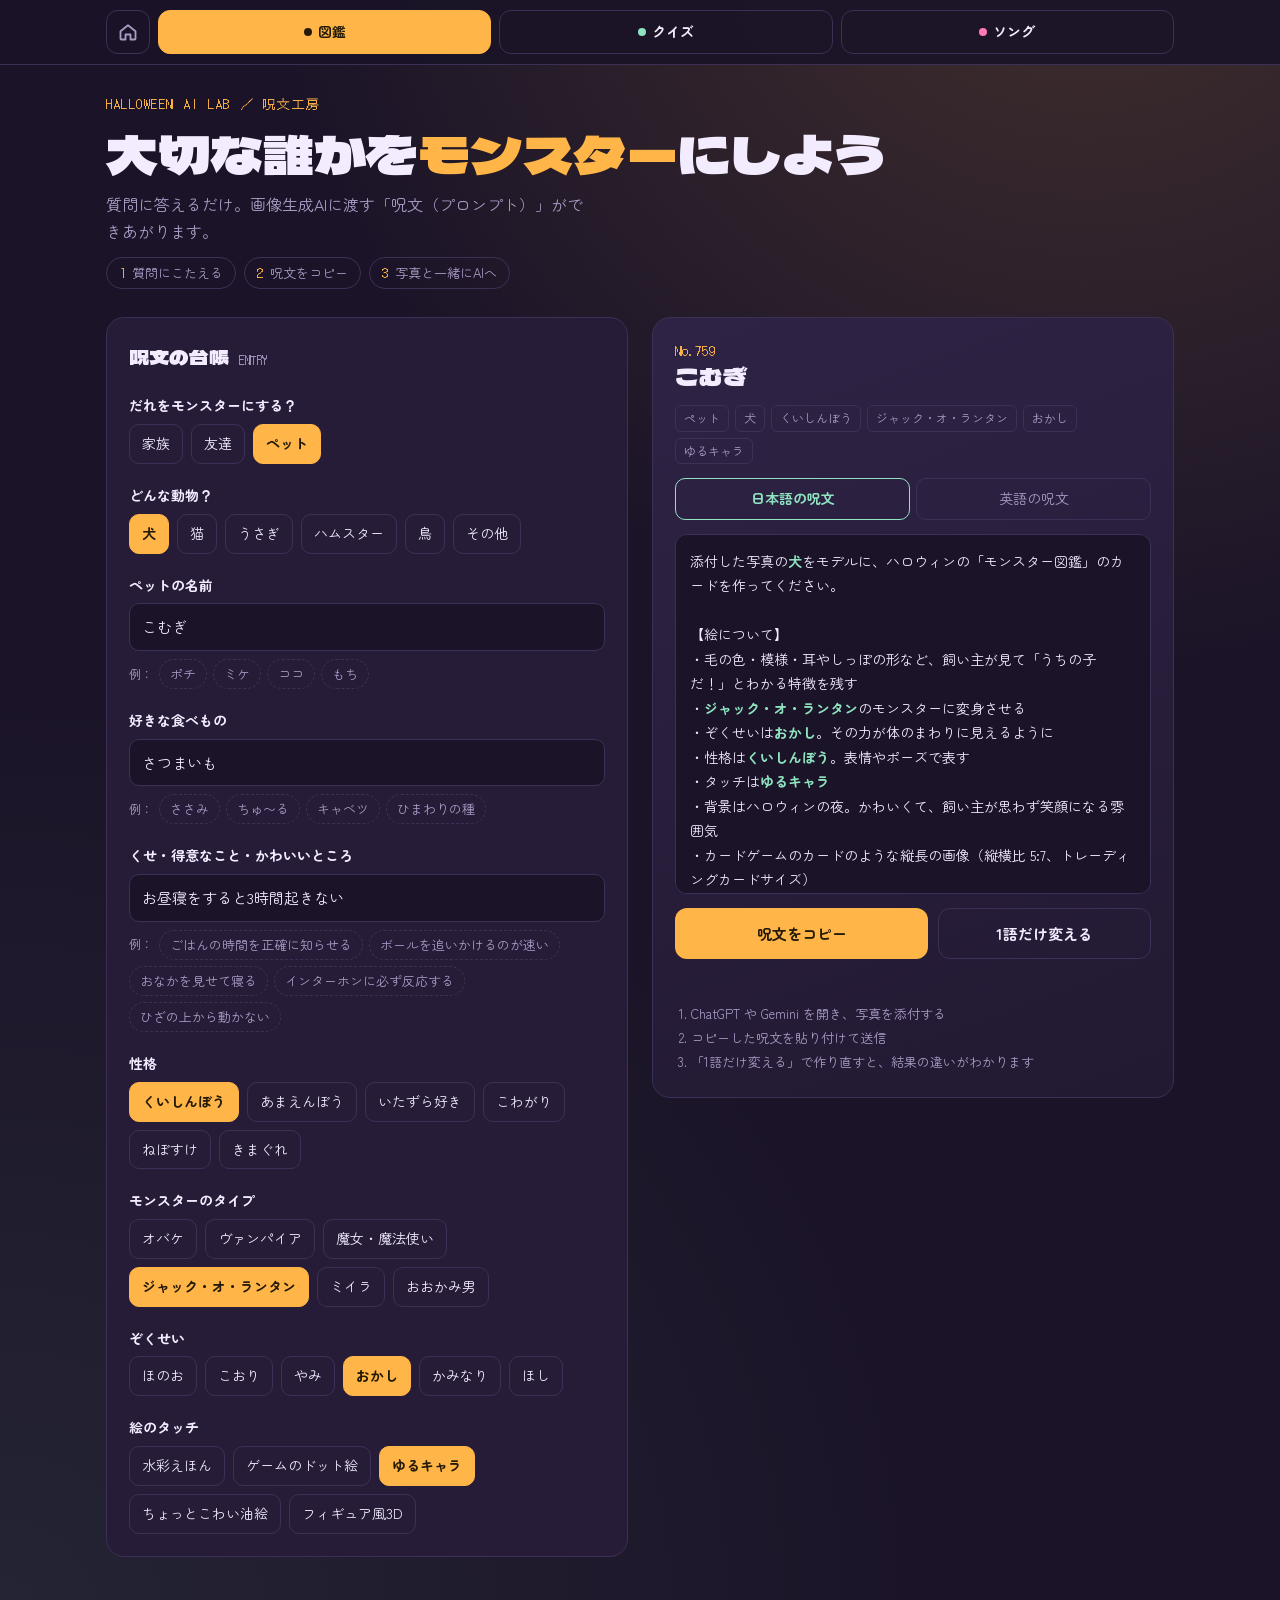
<file: zukan.html>
<!doctype html>
<html lang="ja">
<head>
<meta charset="utf-8">
<meta name="viewport" content="width=device-width, initial-scale=1, viewport-fit=cover">
<meta name="description" content="写真と質問の答えから、ハロウィンのモンスター図鑑カードを作るAIの呪文（プロンプト）を組み立てます。">
<meta name="theme-color" content="#1b1428">
<style>body{margin:0}[hidden]{display:none!important}img{max-width:100%}:root{padding-top:env(safe-area-inset-top,0px);padding-bottom:env(safe-area-inset-bottom,0px)}</style>
<title>AIモンスター図鑑</title>
<link rel="preconnect" href="https://fonts.googleapis.com">
<link rel="preconnect" href="https://fonts.gstatic.com" crossorigin>
<link rel="stylesheet" href="https://fonts.googleapis.com/css2?family=Dela+Gothic+One&family=Zen+Maru+Gothic:wght@400;500;700&family=DotGothic16&display=swap">
<style>
/* Layout: 一枚の「図鑑の見開き」— 左に呪文を書く台帳、右に完成した呪文（プロンプト）。スマホでは縦に積む。
   夜の屋台の一色世界（ダーク固定）。アクセントは提灯のろうそく色。 */
:root{
  --night:#1b1428;      /* 背景：夜空の紫 */
  --panel:#261c38;      /* 台帳の紙 */
  --ink:#f3ecff;        /* 文字 */
  --mute:#a99bc4;       /* 補足 */
  --line:#3d3056;       /* 罫線 */
  --candle:#ffb547;     /* 提灯のろうそく */
  --slime:#8fe3c0;      /* 呪文の光 */
  --berry:#ff7ab6;      /* ソング用（切り替えバー） */
  --display:"Dela Gothic One","Hiragino Sans","Yu Gothic",sans-serif;
  --body:"Zen Maru Gothic","Hiragino Maru Gothic ProN","Yu Gothic",sans-serif;
  --mono:"DotGothic16","Osaka-Mono",monospace;
  color-scheme:dark;
}
*{box-sizing:border-box}
body{background:var(--night);color:var(--ink);font-family:var(--body);font-size:16px;line-height:1.7;
  background-image:radial-gradient(circle at 85% -10%,rgba(255,181,71,.18),transparent 40%),radial-gradient(circle at 0% 100%,rgba(143,227,192,.08),transparent 45%);}
.wrap{max-width:1100px;margin:0 auto;padding-inline:16px;padding-block:28px 60px;display:flex;flex-direction:column;gap:28px}
header{display:flex;flex-direction:column;gap:8px}
/* アプリ切り替えバー：どのページでも上に固定。今いるアプリはアクセント色で塗る */
.appnav{position:sticky;top:0;z-index:10;background:rgba(27,20,40,.92);-webkit-backdrop-filter:blur(8px);backdrop-filter:blur(8px);border-bottom:1px solid var(--line)}
.appnav-in{max-width:1100px;margin:0 auto;padding:10px 16px;display:flex;gap:8px}
.appnav a{--accent:var(--mute);flex:1 1 0;min-width:0;min-height:44px;display:flex;align-items:center;justify-content:center;gap:6px;border:1px solid var(--line);border-radius:12px;color:var(--ink);text-decoration:none;font-weight:700;font-size:14px;white-space:nowrap}
.appnav a i{width:8px;height:8px;border-radius:50%;background:var(--accent);flex:0 0 auto}
.appnav a.home{flex:0 0 44px;color:var(--mute)}
.appnav a.home svg{width:20px;height:20px}
.appnav .to-zukan{--accent:var(--candle)}
.appnav .to-quiz{--accent:var(--slime)}
.appnav .to-song{--accent:var(--berry)}
.appnav a:hover{border-color:var(--accent)}
.appnav a[aria-current=page]{background:var(--accent);border-color:var(--accent);color:#241a08}
.appnav a[aria-current=page] i{background:#241a08}
.appnav a:focus-visible{outline:2px solid var(--slime);outline-offset:2px}
.eyebrow{font-family:var(--mono);color:var(--candle);letter-spacing:.12em;font-size:13px}
h1{font-family:var(--display);font-weight:400;font-size:clamp(30px,6vw,52px);line-height:1.15;margin:0;text-wrap:balance}
h1 span{color:var(--candle);white-space:nowrap}
.lead{color:var(--mute);margin:0;max-width:60ch}
.steps{display:flex;flex-wrap:wrap;gap:8px;list-style:none;padding:0;margin:4px 0 0}
.steps li{font-size:13px;border:1px solid var(--line);border-radius:999px;padding:4px 12px;color:var(--mute)}
.steps b{color:var(--candle);font-family:var(--mono);font-weight:400;margin-right:6px}

.grid{display:grid;grid-template-columns:minmax(0,1fr) minmax(0,1fr);gap:24px;align-items:start}
@media (max-width:820px){.grid{grid-template-columns:minmax(0,1fr)}}

.book{background:var(--panel);border:1px solid var(--line);border-radius:18px;padding:22px;display:flex;flex-direction:column;gap:20px}
.book h2{font-family:var(--display);font-weight:400;font-size:20px;margin:0;display:flex;align-items:baseline;gap:10px}
.book h2 small{font-family:var(--mono);font-size:12px;color:var(--mute)}

fieldset{border:0;padding:0;margin:0;display:flex;flex-direction:column;gap:8px;min-width:0}
legend,label.lbl{font-weight:700;font-size:14px;margin-bottom:6px;padding:0}
.chips{display:flex;flex-wrap:wrap;gap:8px}
.chips input{position:absolute;opacity:0;pointer-events:none}
.chips label{border:1px solid var(--line);border-radius:10px;padding:7px 12px;cursor:pointer;font-size:14px;transition:.15s;user-select:none}
.chips label:hover{border-color:var(--mute)}
.chips input:checked+label{background:var(--candle);color:#241a08;border-color:var(--candle);font-weight:700}
.chips input:focus-visible+label{outline:2px solid var(--slime);outline-offset:2px}

.row{display:grid;grid-template-columns:1fr 1fr;gap:14px}
@media (max-width:480px){.row{grid-template-columns:1fr}}
.field{display:flex;flex-direction:column;min-width:0}
input[type=text]{width:100%;background:var(--night);border:1px solid var(--line);color:var(--ink);border-radius:10px;padding:10px 12px;font:inherit;font-size:15px}
input[type=text]:focus{outline:2px solid var(--slime);border-color:transparent}
.hint{font-size:12px;color:var(--mute);margin-top:4px}
.sugg{display:flex;flex-wrap:wrap;gap:6px;margin-top:8px}
.sugg button{background:transparent;border:1px dashed var(--line);color:var(--mute);border-radius:999px;padding:3px 10px;font:inherit;font-size:13px;cursor:pointer}
.sugg button:hover{border-color:var(--slime);color:var(--slime)}
.sugg button:focus-visible{outline:2px solid var(--slime);outline-offset:2px}
.sugg span{font-size:12px;color:var(--mute);align-self:center}

/* 出力側 */
.out{position:sticky;top:calc(env(safe-area-inset-top,0px) + 81px);display:flex;flex-direction:column;gap:16px}
@media (max-width:820px){.out{position:static}}
.card{background:linear-gradient(160deg,#2f2345,#221932);border:1px solid var(--line);border-radius:18px;padding:22px;display:flex;flex-direction:column;gap:14px}
.card-top{display:flex;gap:14px;align-items:center}
.no{font-family:var(--mono);color:var(--candle);font-size:13px}
.mname{font-family:var(--display);font-size:24px;line-height:1.2;margin:0}
.tags{display:flex;flex-wrap:wrap;gap:6px}
.tags span{font-size:12px;border:1px solid var(--line);border-radius:6px;padding:2px 8px;color:var(--mute)}

.tabs{display:flex;gap:6px}
.tabs button{flex:1;background:transparent;border:1px solid var(--line);color:var(--mute);border-radius:10px;padding:8px;font:inherit;font-size:14px;cursor:pointer}
.tabs button[aria-selected=true]{border-color:var(--slime);color:var(--slime);font-weight:700}
.tabs button:focus-visible{outline:2px solid var(--slime);outline-offset:2px}

.spell{background:var(--night);border:1px solid var(--line);border-radius:12px;padding:14px;font-size:14px;line-height:1.75;white-space:pre-wrap;word-break:break-word;max-height:360px;overflow:auto;color:var(--ink)}
.spell mark{background:transparent;color:var(--slime);font-weight:700}

.actions{display:flex;flex-wrap:wrap;gap:10px}
.btn{border:0;border-radius:12px;padding:12px 18px;font:inherit;font-weight:700;cursor:pointer;font-size:15px}
.btn.primary{background:var(--candle);color:#241a08;flex:1 1 180px}
.btn.ghost{background:transparent;color:var(--ink);border:1px solid var(--line);flex:1 1 140px}
.btn:focus-visible{outline:2px solid var(--slime);outline-offset:2px}
.toast{font-size:13px;color:var(--slime);min-height:1.2em;margin:0}

.howto{font-size:13px;color:var(--mute);margin:0;padding-left:1.2em}
.howto li{margin-bottom:2px}

@media (prefers-reduced-motion:reduce){*{transition:none!important}}
</style>
</head>
<body>
<nav class="appnav" aria-label="アプリの切り替え">
  <div class="appnav-in">
    <a class="home" href="index.html" aria-label="トップ"><svg viewBox="0 0 24 24" fill="none" stroke="currentColor" stroke-width="2.2" stroke-linejoin="round" aria-hidden="true"><path d="M3 11l9-7 9 7v9a1 1 0 0 1-1 1h-5v-6h-6v6H4a1 1 0 0 1-1-1z"/></svg></a>
    <a class="to-zukan" href="zukan.html" aria-current="page"><i></i>図鑑</a>
    <a class="to-quiz" href="quiz.html"><i></i>クイズ</a>
    <a class="to-song" href="song.html"><i></i>ソング</a>
  </div>
</nav>


<div class="wrap">
  <header>
    <div class="eyebrow">HALLOWEEN AI LAB ／ 呪文工房</div>
    <h1>大切な誰かを<span>モンスター</span>にしよう</h1>
    <p class="lead">質問に答えるだけ。画像生成AIに渡す「呪文（プロンプト）」ができあがります。</p>
    <ol class="steps">
      <li><b>1</b>質問にこたえる</li>
      <li><b>2</b>呪文をコピー</li>
      <li><b>3</b>写真と一緒にAIへ</li>
    </ol>
  </header>

  <div class="grid">
    <!-- 入力：台帳 -->
    <form class="book" id="form" autocomplete="off">
      <h2>呪文の台帳 <small>ENTRY</small></h2>

      <fieldset>
        <legend>だれをモンスターにする？</legend>
        <div class="chips" data-name="who"></div>
      </fieldset>

      <fieldset id="speciesBox">
        <legend>どんな動物？</legend>
        <div class="chips" data-name="species"></div>
      </fieldset>

      <div class="field">
        <label class="lbl" for="name" id="nameLbl">呼び名</label>
        <input type="text" id="name" maxlength="16">
        <div class="sugg" data-for="name"></div>
      </div>

      <div class="field">
        <label class="lbl" for="food">好きな食べもの</label>
        <input type="text" id="food" maxlength="20">
        <div class="sugg" data-for="food"></div>
      </div>

      <div class="field">
        <label class="lbl" for="habit" id="habitLbl">くせ・得意なこと</label>
        <input type="text" id="habit" maxlength="40">
        <div class="sugg" data-for="habit"></div>
      </div>

      <fieldset>
        <legend>性格</legend>
        <div class="chips" data-name="personality"></div>
      </fieldset>

      <fieldset>
        <legend>モンスターのタイプ</legend>
        <div class="chips" data-name="kind"></div>
      </fieldset>

      <fieldset>
        <legend>ぞくせい</legend>
        <div class="chips" data-name="element"></div>
      </fieldset>

      <fieldset>
        <legend>絵のタッチ</legend>
        <div class="chips" data-name="style"></div>
      </fieldset>
    </form>

    <!-- 出力：図鑑カード -->
    <section class="out" aria-label="できあがった呪文">
      <div class="card">
        <div class="card-top">
          <div>
            <div class="no" id="no">No.031</div>
            <p class="mname" id="mname">こむぎ</p>
          </div>
        </div>
        <div class="tags" id="tags"></div>

        <div class="tabs" role="tablist">
          <button type="button" role="tab" id="tab-ja" aria-selected="true">日本語の呪文</button>
          <button type="button" role="tab" id="tab-en" aria-selected="false">英語の呪文</button>
        </div>
        <div class="spell" id="spell" tabindex="0"></div>

        <div class="actions">
          <button class="btn primary" type="button" id="copy">呪文をコピー</button>
          <button class="btn ghost" type="button" id="swap">1語だけ変える</button>
        </div>
        <p class="toast" id="toast" aria-live="polite"></p>

        <ol class="howto">
          <li>ChatGPT や Gemini を開き、写真を添付する</li>
          <li>コピーした呪文を貼り付けて送信</li>
          <li>「1語だけ変える」で作り直すと、結果の違いがわかります</li>
        </ol>
      </div>
    </section>
  </div>
</div>

<script>
// ===== 共通の選択肢 =====
const WHO = [
  {ja:"家族", key:"family"},
  {ja:"友達", key:"friend"},
  {ja:"ペット", key:"pet"}
];
const KIND = [["オバケ","ghost"],["ヴァンパイア","vampire"],["魔女・魔法使い","witch / wizard"],["ジャック・オ・ランタン","jack-o'-lantern creature"],["ミイラ","mummy"],["おおかみ男","werewolf"]];
const ELEMENT = [["ほのお","fire"],["こおり","ice"],["やみ","darkness"],["おかし","candy"],["かみなり","lightning"],["ほし","starlight"]];
const STYLE = [["水彩えほん","soft watercolor picture-book illustration"],["ゲームのドット絵","16-bit pixel art"],["ゆるキャラ","cute chibi mascot illustration"],["ちょっとこわい油絵","slightly spooky oil painting"],["フィギュア風3D","glossy 3D collectible figure"]];
const SPECIES = [["犬","dog"],["猫","cat"],["うさぎ","rabbit"],["ハムスター","hamster"],["鳥","bird"],["その他","small animal"]];

// ===== だれを選んだかで変わる中身 =====
const PRESET = {
  family:{
    nameLbl:"呼び名（パパ・おばあちゃん など）",
    habitLbl:"くせ・得意なこと・家での名物",
    name:"おばあちゃん", food:"おはぎ", habit:"電話がとにかく長い",
    names:["パパ","ママ","おじいちゃん","おねえちゃん"],
    foods:["カレー","お味噌汁","ショートケーキ","焼きいも"],
    habits:["朝いちばんに起きる","ダジャレを言う","料理がうまい","リモコンをすぐなくす","寝言が大きい"],
    personality:[["やさしい","kind-hearted"],["しっかり者","dependable"],["ダジャレ好き","pun-loving"],["しんぱい性","worrywart"],["おおらか","easygoing"],["怒るとこわい","scary when angry but loving"]],
    def:{personality:0, kind:2, element:5, style:0},
    keep:"髪型・メガネ・よく着る服の色など、家族が見て「あの人だ！」とわかる特徴",
    extra:"家族へのひとこと：このモンスターが家族に言いそうな、あたたかいセリフを1つ",
    extraEn:"A message to the family: one warm line this monster would say to its family",
    mood:"家族で見てほっこり笑える雰囲気"
  },
  friend:{
    nameLbl:"あだ名",
    habitLbl:"くせ・得意なこと・名物エピソード",
    name:"ゆうくん", food:"ラーメン", habit:"ゲームで負けると必ず再戦を申し込む",
    names:["たっちゃん","みーちゃん","リーダー","せんぱい"],
    foods:["からあげ","タピオカ","ポテト","焼肉"],
    habits:["集合時間にいつも遅れる","写真を撮るのがうまい","カラオケで必ず同じ曲","話を盛りがち","だれとでもすぐ仲良くなる"],
    personality:[["お調子者","playful joker"],["負けずぎらい","super competitive"],["マイペース","laid-back"],["ムードメーカー","life of the party"],["クール","cool and calm"],["さみしがり","secretly lonely"]],
    def:{personality:1, kind:1, element:4, style:1},
    keep:"髪型・表情のくせ・よく着る服など、友達が見て「あいつだ！」とわかる特徴",
    extra:"相棒へのひとこと：このモンスターが友達に言いそうな、ノリのいいセリフを1つ",
    extraEn:"A line to its best friend: one fun, upbeat line this monster would say",
    mood:"友達同士で見せあって盛り上がる雰囲気"
  },
  pet:{
    nameLbl:"ペットの名前",
    habitLbl:"くせ・得意なこと・かわいいところ",
    name:"こむぎ", food:"さつまいも", habit:"お昼寝をすると3時間起きない",
    names:["ポチ","ミケ","ココ","もち"],
    foods:["ささみ","ちゅ〜る","キャベツ","ひまわりの種"],
    habits:["ごはんの時間を正確に知らせる","ボールを追いかけるのが速い","おなかを見せて寝る","インターホンに必ず反応する","ひざの上から動かない"],
    personality:[["くいしんぼう","gluttonous"],["あまえんぼう","cuddly and clingy"],["いたずら好き","mischievous"],["こわがり","timid"],["ねぼすけ","sleepy"],["きまぐれ","moody and whimsical"]],
    def:{personality:0, kind:3, element:3, style:2},
    keep:"毛の色・模様・耳やしっぽの形など、飼い主が見て「うちの子だ！」とわかる特徴",
    extra:"飼い主へのひとこと：このモンスターが飼い主に言いそうな、かわいいセリフを1つ",
    extraEn:"A message to its owner: one adorable line this monster would say",
    mood:"かわいくて、飼い主が思わず笑顔になる雰囲気"
  }
};

const $ = id=>document.getElementById(id);
let lang="ja";
let whoKey="pet";
const state={};

// ===== チップを描く =====
function renderChips(name, list, checkedIndex){
  const box=document.querySelector(`.chips[data-name=${name}]`);
  box.innerHTML="";
  list.forEach((opt,i)=>{
    const id=`${name}-${i}`;
    const inp=document.createElement("input");
    inp.type="radio"; inp.name=name; inp.id=id; inp.value=i;
    if(i===checkedIndex) inp.checked=true;
    const lab=document.createElement("label");
    lab.htmlFor=id; lab.textContent=Array.isArray(opt)?opt[0]:opt.ja;
    box.append(inp,lab);
  });
}
function check(name,i){ const el=$(`${name}-${i}`); if(el) el.checked=true; }

renderChips("who", WHO, 2);
renderChips("kind", KIND, 0);
renderChips("element", ELEMENT, 0);
renderChips("style", STYLE, 0);
renderChips("species", SPECIES, 0);

// ===== 候補ボタン =====
function renderSugg(field, words){
  const box=document.querySelector(`.sugg[data-for=${field}]`);
  box.innerHTML="<span>例：</span>";
  words.forEach(w=>{
    const b=document.createElement("button");
    b.type="button"; b.textContent=w;
    b.onclick=()=>{ $(field).value=w; build(); };
    box.append(b);
  });
}

// ===== だれを選んだときの切り替え =====
let prevPreset=null;
function applyWho(key){
  const p=PRESET[key];
  // 前の例文のまま、または空欄なら新しい例に差し替える（自分で書いた内容は残す）
  ["name","food","habit"].forEach(f=>{
    const v=$(f).value.trim();
    if(!v || (prevPreset && v===prevPreset[f])) $(f).value=p[f];
  });
  $("nameLbl").textContent=p.nameLbl;
  $("habitLbl").textContent=p.habitLbl;
  renderSugg("name",p.names);
  renderSugg("food",p.foods);
  renderSugg("habit",p.habits);
  renderChips("personality",p.personality,p.def.personality);
  check("kind",p.def.kind); check("element",p.def.element); check("style",p.def.style);
  $("speciesBox").hidden = key!=="pet";
  prevPreset=p;
}

function read(){
  const get=k=>{const c=document.querySelector(`input[name=${k}]:checked`);return Number(c?c.value:0);};
  whoKey=WHO[get("who")].key;
  state.personality=get("personality");
  state.kind=get("kind"); state.element=get("element"); state.style=get("style");
  state.species=get("species");
  state.name=$("name").value.trim()||"なまえ";
  state.food=$("food").value.trim()||"おかし";
  state.habit=$("habit").value.trim()||"よく笑う";
}

function esc(s){return s.replace(/[&<>"]/g,c=>({"&":"&amp;","<":"&lt;",">":"&gt;",'"':"&quot;"}[c]))}
function m(s){return `<mark>${esc(s)}</mark>`}
function hashNo(){
  const s=state.name+state.kind+state.element+whoKey;
  let h=0; for(const ch of s) h=(h*31+ch.charCodeAt(0))%997;
  return "No."+String(h+1).padStart(3,"0");
}

function build(){
  read();
  const p=PRESET[whoKey], s=state;
  const per=p.personality[s.personality]||p.personality[0];
  const kind=KIND[s.kind], el=ELEMENT[s.element], st=STYLE[s.style], sp=SPECIES[s.species];
  const isPet=whoKey==="pet";
  const subjJa=isPet?`${sp[0]}`:(whoKey==="family"?"家族":"友達");
  const subjEn=isPet?sp[1]:(whoKey==="family"?"family member":"friend");

  const ja=
`添付した写真の${m(subjJa)}をモデルに、ハロウィンの「モンスター図鑑」のカードを作ってください。

【絵について】
・${p.keep}を残す
・${m(kind[0])}のモンスターに変身させる
・ぞくせいは${m(el[0])}。その力が体のまわりに見えるように
・性格は${m(per[0])}。表情やポーズで表す
・タッチは${m(st[0])}
・背景はハロウィンの夜。${p.mood}
・カードゲームのカードのような縦長の画像（縦横比 5:7、トレーディングカードサイズ）
・カードらしく、ふちに${el[0]}ぞくせいの色の飾り枠をつけ、モンスターは枠の中に大きく描く

【図鑑のプロフィール（日本語で）】
・モンスター名：「${m(s.name)}」をもとに、${kind[0]}らしい名前をつける
・図鑑番号：${hashNo()}
・好物：${m(s.food)}
・とくいわざ：「${m(s.habit)}」をヒントに、わざの名前と説明を1つ
・弱点：性格から考えて、クスッと笑えるものを1つ
・${p.extra}
・図鑑の説明文：60字くらいで

画像のあとにプロフィールを書いてください。`;

  const keepEn={
    family:"hairstyle, glasses, favorite clothing colors — features the family would instantly recognize",
    friend:"hairstyle, signature expression, usual outfit — features friends would instantly recognize",
    pet:"fur color, markings, ear and tail shape — features the owner would instantly recognize"
  }[whoKey];
  const moodEn={family:"warm and heartwarming for the whole family",friend:"fun and hype, perfect for sharing with friends",pet:"adorable enough to make the owner smile"}[whoKey];

  const en=
`Using the ${m(subjEn)} in the attached photo as the model, create a Halloween "monster encyclopedia" card.

[Illustration]
- Keep the ${keepEn}
- Transform them into a ${m(kind[1])}
- Element: ${m(el[1])}, visibly swirling around the body
- Personality: ${m(per[1])}, shown through expression and pose
- Style: ${m(st[1])}
- Background: a Halloween night, ${moodEn}
- Portrait image in trading card proportions (aspect ratio 5:7)
- Frame it like a trading card, with an ornate border in ${el[1]}-themed colors and the monster large inside the frame

[Profile, written in Japanese]
- Monster name: based on "${m(s.name)}", fitting a ${kind[1]}
- Entry number: ${hashNo()}
- Favorite food: ${m(s.food)}
- Signature move: inspired by "${m(s.habit)}" — give it a name and a short description
- Weakness: one funny weakness that fits the personality
- ${p.extraEn}
- Encyclopedia entry: about 60 Japanese characters

Show the image first, then the profile.`;

  $("spell").innerHTML=lang==="ja"?ja:en;
  $("mname").textContent=s.name;
  $("no").textContent=hashNo();
  const tags=[WHO.find(w=>w.key===whoKey).ja];
  if(isPet) tags.push(sp[0]);
  tags.push(per[0],kind[0],el[0],st[0]);
  $("tags").innerHTML=tags.map(t=>`<span>${esc(t)}</span>`).join("");
}

// ===== イベント =====
$("form").addEventListener("change",e=>{
  if(e.target.name==="who"){ applyWho(WHO[Number(e.target.value)].key); }
  $("toast").textContent=""; build();
});
$("form").addEventListener("input",()=>{ $("toast").textContent=""; build(); });
$("form").addEventListener("submit",e=>e.preventDefault());

function setLang(l){
  lang=l;
  $("tab-ja").setAttribute("aria-selected",l==="ja");
  $("tab-en").setAttribute("aria-selected",l==="en");
  build();
}
$("tab-ja").onclick=()=>setLang("ja");
$("tab-en").onclick=()=>setLang("en");

$("copy").onclick=()=>{
  const text=$("spell").innerText;
  const done=()=>$("toast").textContent="コピーしました。AIに写真と一緒に貼り付けてください。";
  function selectFallback(){
    const range=document.createRange(); range.selectNodeContents($("spell"));
    const sel=getSelection(); sel.removeAllRanges(); sel.addRange(range);
    $("toast").textContent="呪文を選択しました。長押しまたは Ctrl+C でコピーしてください。";
  }
  if(navigator.clipboard&&navigator.clipboard.writeText){
    navigator.clipboard.writeText(text).then(done).catch(selectFallback);
  } else selectFallback();
};

$("swap").onclick=()=>{
  const lists={kind:KIND,element:ELEMENT,style:STYLE};
  const keys=Object.keys(lists);
  const key=keys[Math.floor(Math.random()*keys.length)];
  const cur=Number(document.querySelector(`input[name=${key}]:checked`).value);
  let next=cur;
  while(next===cur) next=Math.floor(Math.random()*lists[key].length);
  check(key,next);
  build();
  const label={kind:"タイプ",element:"ぞくせい",style:"絵のタッチ"}[key];
  $("toast").textContent=`${label}を「${lists[key][next][0]}」に変えました。もう一度AIに送って、違いを比べてみましょう。`;
};

applyWho("pet");
build();
</script>

</body>
</html>
</file>
<file: common.css>
/* ハロウィンAIラボ 共通スタイル（index / quiz / song で読み込む）
   夜の屋台の一色世界（ダーク固定）。アクセントは提灯のろうそく色。 */
:root{
  --night:#1b1428;      /* 背景：夜空の紫 */
  --panel:#261c38;      /* カード */
  --ink:#f3ecff;        /* 文字 */
  --mute:#a99bc4;       /* 補足 */
  --line:#3d3056;       /* 罫線 */
  --candle:#ffb547;     /* メインのアクセント */
  --slime:#8fe3c0;      /* 正解・強調 */
  --berry:#ff7ab6;      /* ソング用 */
  --wrong:#ff8a7a;      /* 不正解 */
  --display:"Dela Gothic One","Hiragino Sans","Yu Gothic",sans-serif;
  --body:"Zen Maru Gothic","Hiragino Maru Gothic ProN","Yu Gothic",sans-serif;
  --mono:"DotGothic16","Osaka-Mono","MS Gothic",monospace;
  color-scheme:dark;
  padding-top:env(safe-area-inset-top,0px);
  padding-bottom:env(safe-area-inset-bottom,0px);
}
*{box-sizing:border-box}
[hidden]{display:none!important}
img,svg{max-width:100%}
body{margin:0;background:var(--night);color:var(--ink);font-family:var(--body);font-size:16px;line-height:1.7;
  background-image:radial-gradient(circle at 85% -10%,rgba(255,181,71,.18),transparent 40%),radial-gradient(circle at 0% 100%,rgba(143,227,192,.08),transparent 45%);
  background-attachment:fixed;min-height:100vh;overflow-x:hidden}

.wrap{max-width:1100px;margin:0 auto;padding-inline:16px;padding-block:28px 60px;display:flex;flex-direction:column;gap:28px}
header{display:flex;flex-direction:column;gap:8px}
/* アプリ切り替えバー：どのページでも上に固定。今いるアプリはアクセント色で塗る */
.appnav{position:sticky;top:0;z-index:10;background:rgba(27,20,40,.92);-webkit-backdrop-filter:blur(8px);backdrop-filter:blur(8px);border-bottom:1px solid var(--line)}
.appnav-in{max-width:1100px;margin:0 auto;padding:10px 16px;display:flex;gap:8px}
.appnav a{--accent:var(--mute);flex:1 1 0;min-width:0;min-height:44px;display:flex;align-items:center;justify-content:center;gap:6px;border:1px solid var(--line);border-radius:12px;color:var(--ink);text-decoration:none;font-weight:700;font-size:14px;white-space:nowrap}
.appnav a i{width:8px;height:8px;border-radius:50%;background:var(--accent);flex:0 0 auto}
.appnav a.home{flex:0 0 44px;color:var(--mute)}
.appnav a.home svg{width:20px;height:20px}
.appnav .to-zukan{--accent:var(--candle)}
.appnav .to-quiz{--accent:var(--slime)}
.appnav .to-song{--accent:var(--berry)}
.appnav a:hover{border-color:var(--accent)}
.appnav a[aria-current=page]{background:var(--accent);border-color:var(--accent);color:#241a08}
.appnav a[aria-current=page] i{background:#241a08}
.appnav a:focus-visible{outline:2px solid var(--slime);outline-offset:2px}
.eyebrow{font-family:var(--mono);color:var(--candle);letter-spacing:.12em;font-size:13px}
h1{font-family:var(--display);font-weight:400;font-size:clamp(30px,6vw,52px);line-height:1.15;margin:0;text-wrap:balance}
h1 span{color:var(--candle);white-space:nowrap}
h2{font-family:var(--display);font-weight:400;font-size:20px;margin:0}
.lead{color:var(--mute);margin:0;max-width:60ch}

.panel{background:var(--panel);border:1px solid var(--line);border-radius:18px;padding:22px;display:flex;flex-direction:column;gap:20px}

/* チップ（ラジオボタンを隠して角丸ボタンに） */
fieldset{border:0;padding:0;margin:0;display:flex;flex-direction:column;gap:8px;min-width:0}
legend,label.lbl{font-weight:700;font-size:14px;margin-bottom:6px;padding:0}
.chips{display:flex;flex-wrap:wrap;gap:8px}
.chips input{position:absolute;opacity:0;pointer-events:none}
.chips label{border:1px solid var(--line);border-radius:10px;padding:7px 12px;cursor:pointer;font-size:14px;transition:.15s;user-select:none}
.chips label:hover{border-color:var(--mute)}
.chips input:checked+label{background:var(--candle);color:#241a08;border-color:var(--candle);font-weight:700}
.chips input:focus-visible+label{outline:2px solid var(--slime);outline-offset:2px}

/* 入力欄と「例：」候補 */
.field{display:flex;flex-direction:column;min-width:0}
input[type=text]{width:100%;background:var(--night);border:1px solid var(--line);color:var(--ink);border-radius:10px;padding:10px 12px;font:inherit;font-size:16px}
input[type=text]:focus{outline:2px solid var(--slime);border-color:transparent}
.sugg{display:flex;flex-wrap:wrap;gap:6px;margin-top:8px}
.sugg span{font-size:12px;color:var(--mute);align-self:center}
.sugg button{background:transparent;border:1px dashed var(--line);color:var(--mute);border-radius:999px;padding:3px 10px;font:inherit;font-size:13px;cursor:pointer}
.sugg button:hover{border-color:var(--slime);color:var(--slime)}

/* ボタン */
.actions{display:flex;flex-wrap:wrap;gap:10px}
.btn{border:0;border-radius:12px;padding:12px 18px;font:inherit;font-weight:700;cursor:pointer;font-size:15px;text-align:center;text-decoration:none;display:inline-block}
.btn.primary{background:var(--candle);color:#241a08;flex:1 1 180px}
.btn.ghost{background:transparent;color:var(--ink);border:1px solid var(--line);flex:1 1 140px}
.toast{font-size:13px;color:var(--slime);min-height:1.2em;margin:0}

a:focus-visible,button:focus-visible,[tabindex]:not([tabindex="-1"]):focus-visible{outline:2px solid var(--slime);outline-offset:2px}

@media (prefers-reduced-motion:reduce){*{transition:none!important;animation:none!important}}
</file>
